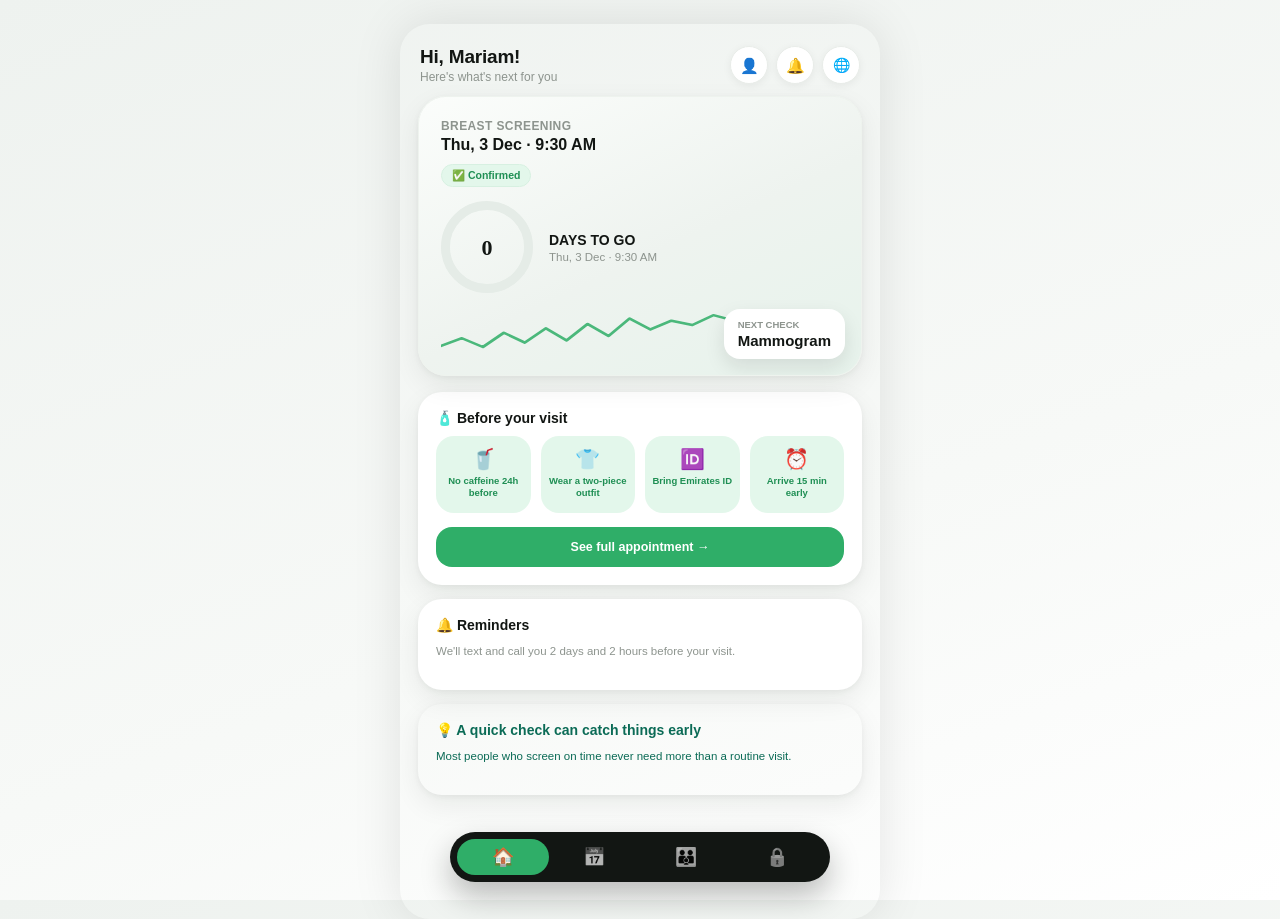
<file: webapp/index.html>
<!doctype html>
<html lang="en" dir="ltr">
<head>
<meta charset="UTF-8">
<meta name="viewport" content="width=device-width, initial-scale=1, viewport-fit=cover">
<title>Sabq Kashf — Patient</title>
<link rel="preconnect" href="https://fonts.googleapis.com">
<link href="https://fonts.googleapis.com/css2?family=Noto+Kufi+Arabic:wght@400;600;700;800&display=swap" rel="stylesheet">
<link rel="stylesheet" href="style.css">
</head>
<body>
<div id="app">
  <div class="topbar">
    <div class="brand">
      <h1 id="brandName">Hi, Mariam!</h1>
      <span id="brandSub">Family Relay</span>
    </div>
    <div class="hdr-icons">
      <button class="icon-btn" onclick="toast(lang==='ar' ? 'قريبًا' : 'Coming soon')"><span class="emo">👤</span></button>
      <button class="icon-btn" onclick="toast(lang==='ar' ? 'لا إشعارات جديدة' : 'No new notifications')"><span class="emo">🔔</span></button>
      <button class="langbtn" id="langBtn"><span class="emo">🌐</span><span id="langLabel">عربي</span></button>
    </div>
  </div>

  <div class="screen" id="screen-home"></div>
  <div class="screen" id="screen-appt"></div>
  <div class="screen" id="screen-family"></div>
  <div class="screen" id="screen-privacy"></div>

  <div class="tabbar" id="tabbar"></div>
  <div class="toast" id="toast"></div>
</div>

<script src="data.js"></script>
<script src="app.js"></script>
</body>
</html>
</file>
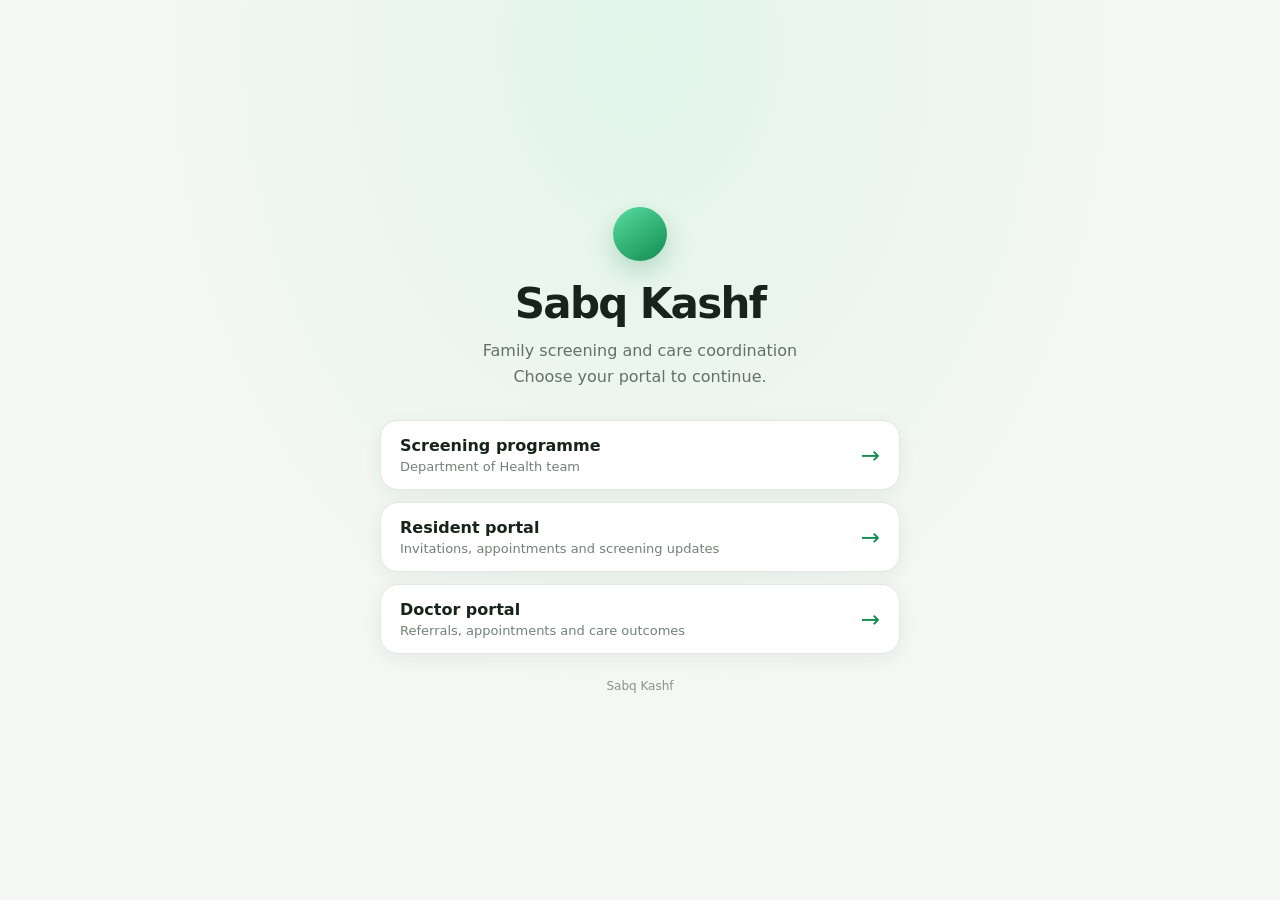
<file: backend/static/index.html>
<!doctype html>
<html lang="en">
<head>
<meta charset="utf-8">
<meta name="viewport" content="width=device-width, initial-scale=1">
<meta name="theme-color" content="#f4f7f4">
<title>Sabq Kashf | Choose your portal</title>
<style>
  :root { color-scheme: light; font-family: Inter, ui-sans-serif, system-ui, -apple-system, BlinkMacSystemFont, "Segoe UI", sans-serif; color: #17231c; background: #f4f7f4; }
  * { box-sizing: border-box; }
  body { min-height: 100vh; margin: 0; display: grid; place-items: center; padding: 28px 18px; background: radial-gradient(ellipse at 50% 5%, #e2f5e9 0, #f4f7f4 54%); }
  main { width: min(100%, 520px); text-align: center; }
  .mark { width: 54px; height: 54px; margin: 0 auto 18px; border-radius: 50%; background: linear-gradient(145deg, #57dda0, #138b50); box-shadow: 0 10px 24px #168b5040; }
  h1 { margin: 0; font-size: clamp(30px, 7vw, 42px); letter-spacing: -.04em; }
  .intro { margin: 10px 0 30px; color: #637168; line-height: 1.6; }
  nav { display: grid; gap: 12px; }
  a { min-height: 68px; display: flex; align-items: center; justify-content: space-between; gap: 16px; padding: 15px 19px; border: 1px solid #e2e9e3; border-radius: 18px; color: inherit; background: #fff; text-decoration: none; text-align: left; box-shadow: 0 5px 18px #203b2910; transition: transform .16s ease, box-shadow .16s ease; }
  a:hover, a:focus-visible { transform: translateY(-2px); box-shadow: 0 10px 24px #203b2918; outline: 2px solid #22985c; outline-offset: 2px; }
  .title { display: block; font-weight: 650; font-size: 16px; }
  .desc { display: block; margin-top: 4px; color: #718078; font-size: 13px; }
  .arrow { color: #168b50; font-size: 23px; }
  footer { margin-top: 25px; color: #88948d; font-size: 12px; }
</style>
</head>
<body>
<main>
  <div class="mark" aria-hidden="true"></div>
  <h1>Sabq Kashf</h1>
  <p class="intro">Family screening and care coordination<br>Choose your portal to continue.</p>
  <nav aria-label="Sabq Kashf portals">
    <a href="/doh"><span><span class="title">Screening programme</span><span class="desc">Department of Health team</span></span><span class="arrow" aria-hidden="true">→</span></a>
    <a href="/app"><span><span class="title">Resident portal</span><span class="desc">Invitations, appointments and screening updates</span></span><span class="arrow" aria-hidden="true">→</span></a>
    <a href="/doctor"><span><span class="title">Doctor portal</span><span class="desc">Referrals, appointments and care outcomes</span></span><span class="arrow" aria-hidden="true">→</span></a>
  </nav>
  <footer>Sabq Kashf</footer>
</main>
</body>
</html>
</file>
<file: webapp/style.css>
:root{
  --bg0:#eef2ef; --bg1:#f7f9f7; --card:#ffffff; --glass:#ffffff;
  --ink:#121613; --ink-soft:#4b534e; --muted:#8d948e;
  --mint:#2FAE68; --mint-dark:#1f8f54; --mint-light:#E3F7EB;
  --coral:#2FAE68; --coral-dark:#1f8f54; --coral-light:#E3F7EB; /* kept name for back-compat, green values */
  --amber:#E8A33D; --amber-light:#FBEDDA;
  --line:#e9ede9; --bg:var(--bg0);
  --radius:24px; --shadow:0 10px 28px rgba(18,22,19,.07), 0 2px 6px rgba(18,22,19,.05);
  --font:"Segoe UI", "Helvetica Neue", Arial, "Noto Kufi Arabic", sans-serif;
}
*{box-sizing:border-box; -webkit-tap-highlight-color:transparent;}
html,body{margin:0; padding:0; height:100%; font-family:var(--font); color:var(--ink);}
body{display:flex; justify-content:center; background:linear-gradient(160deg, var(--bg0) 0%, var(--bg1) 60%, #ffffff 100%);}
#app{width:100%; max-width:480px; min-height:100vh; position:relative; display:flex; flex-direction:column;}
@media(min-width:900px){ body{align-items:flex-start; padding-top:24px;} #app{min-height:860px; border-radius:30px; overflow:hidden; margin-bottom:24px; box-shadow:0 0 50px rgba(0,0,0,.1);} }

[dir="rtl"] body{font-family:"Segoe UI","Noto Kufi Arabic",Tahoma,sans-serif;}

/* Greeting header */
.topbar{display:flex; align-items:center; justify-content:space-between; padding:22px 20px 8px; position:relative; z-index:20;}
.brand{display:flex; flex-direction:column;}
.brand h1{font-size:19px; margin:0; font-weight:800; letter-spacing:-.2px; color:var(--ink);}
.brand span{display:block; font-size:12px; color:var(--muted); font-weight:500; margin-top:2px;}
.hdr-icons{display:flex; gap:8px;}
.icon-btn{width:38px; height:38px; border-radius:50%; background:var(--card); border:1px solid var(--line); display:flex; align-items:center; justify-content:center; font-size:15px; box-shadow:0 2px 8px rgba(18,22,19,.06); cursor:pointer;}
.icon-btn:active{transform:scale(.94);}
.langbtn{background:var(--card); border:1px solid var(--line); color:var(--ink); border-radius:999px; padding:0; width:38px; height:38px; font-size:14px; cursor:pointer; display:flex; align-items:center; justify-content:center; box-shadow:0 2px 8px rgba(18,22,19,.06);}
#langLabel{display:none;}

/* Screens */
.screen{display:none; padding:4px 18px 110px; flex:1; animation:fade .18s ease;}
.screen.active{display:block;}
@keyframes fade{from{opacity:0; transform:translateY(4px);} to{opacity:1; transform:none;}}

.page-title{font-size:22px; font-weight:800; margin:6px 0 2px; color:var(--ink); letter-spacing:-.2px;}
.page-sub{font-size:12.5px; color:var(--muted); margin:0 0 16px;}

/* Cards */
.card{background:var(--card); border-radius:var(--radius); box-shadow:var(--shadow); padding:18px; margin-bottom:14px;}
.card h3{margin:0 0 10px; font-size:14px; font-weight:800; display:flex; align-items:center; gap:8px; color:var(--ink);}
.caption{font-size:11.5px; color:var(--muted); margin-top:8px; line-height:1.55;}
.emo{display:inline-block; font-style:normal; line-height:1;}

/* Hero glass card */
.hero-card{background:linear-gradient(155deg, #fbfdfb 0%, #eef3ef 55%, #e7f3ec 100%); border:1px solid #eef3ee; color:var(--ink); border-radius:28px; padding:22px; margin-bottom:16px; position:relative; overflow:hidden; box-shadow:var(--shadow);}
.hero-top{display:flex; justify-content:space-between; align-items:flex-start; position:relative; z-index:2;}
.hero-top .lbl{font-size:12px; color:var(--muted); font-weight:700; text-transform:uppercase; letter-spacing:.4px;}
.ring-wrap{display:flex; align-items:center; gap:16px; margin-top:14px; position:relative; z-index:2;}
.ring{width:92px; height:92px; border-radius:50%; flex:0 0 auto;}
.ring-info .big{font-size:14px; font-weight:800; color:var(--ink);}
.ring-info .small{font-size:11.5px; color:var(--muted); margin-top:3px;}
.status-pill{display:inline-flex; align-items:center; gap:5px; background:var(--mint-light); color:var(--mint-dark); border:1px solid #d7f0e1; font-size:10.5px; font-weight:800; padding:4px 10px; border-radius:999px; margin-top:10px;}

.sparkline-wrap{margin-top:14px; position:relative; z-index:1;}
.sparkline-wrap svg{display:block; width:100%; height:46px;}

.overlay-card{position:absolute; right:16px; bottom:16px; background:#fff; border-radius:16px; padding:10px 14px; box-shadow:0 8px 20px rgba(18,22,19,.1); z-index:3; max-width:150px;}
[dir="rtl"] .overlay-card{right:auto; left:16px;}
.overlay-card .ol-lbl{font-size:9.5px; color:var(--muted); font-weight:700; text-transform:uppercase;}
.overlay-card .ol-val{font-size:15px; font-weight:800; color:var(--ink); margin-top:2px;}

/* precaution icon grid */
.precaution-grid{display:grid; grid-template-columns:repeat(4,1fr); gap:10px; margin-top:4px;}
.precaution{background:var(--mint-light); border-radius:18px; padding:13px 6px; text-align:center;}
.precaution .emo{font-size:20px; display:block; margin-bottom:6px;}
.precaution .t{font-size:9.5px; font-weight:700; color:var(--mint-dark); line-height:1.3;}

.steplist{display:flex; flex-direction:column; gap:0;}
.stepitem{display:flex; gap:12px; padding:11px 0; border-bottom:1px solid var(--line); align-items:center;}
.stepitem:last-child{border-bottom:none;}
.stepitem .bub{width:38px; height:38px; border-radius:13px; background:var(--mint-light); display:flex; align-items:center; justify-content:center; font-size:16px; flex:0 0 auto;}
.stepitem b{font-size:13px; display:block; color:var(--ink);}
.stepitem small{color:var(--muted); font-size:11px;}

.detail-row{display:flex; justify-content:space-between; padding:9px 0; border-bottom:1px dashed var(--line); font-size:12.5px;}
.detail-row:last-child{border-bottom:none;}
.detail-row .k{color:var(--muted);}
.detail-row .v{font-weight:700; color:var(--ink);}

.actions{display:flex; gap:8px; margin-top:14px;}
.btn{flex:1; border:none; border-radius:16px; padding:13px 6px; font-size:12.5px; font-weight:800; cursor:pointer;}
.btn.primary{background:var(--mint); color:#fff;}
.btn.secondary{background:var(--mint-light); color:var(--mint-dark);}
.btn.ghost{background:#f0f2f0; color:var(--muted);}
.btn:active{transform:scale(.97);}

.toast{position:fixed; left:50%; bottom:102px; transform:translateX(-50%) translateY(20px); background:var(--ink); color:#fff; padding:11px 18px; border-radius:14px; font-size:12.5px; font-weight:600; box-shadow:0 8px 24px rgba(0,0,0,.25); opacity:0; pointer-events:none; transition:all .25s ease; z-index:60; max-width:85%; text-align:center;}
[dir="rtl"] .toast{transform:translateX(50%) translateY(20px);}
.toast.show{opacity:1; transform:translateX(-50%) translateY(0);}
[dir="rtl"] .toast.show{transform:translateX(50%) translateY(0);}

/* family tree */
.tree{display:flex; flex-direction:column; align-items:center; gap:10px; margin-bottom:6px;}
.tree .me{background:var(--ink); color:#fff; border-radius:16px; padding:12px 22px; font-weight:800; font-size:13px; text-align:center;}
.tree .me small{display:block; font-weight:500; font-size:10.5px; color:#b9c0ba;}
.branch-line{width:2px; height:14px; background:var(--line);}
.relatives{display:grid; grid-template-columns:repeat(2,1fr); gap:10px; width:100%;}
.relative{background:#fff; border:1.5px solid var(--line); border-radius:16px; padding:11px; display:flex; justify-content:space-between; align-items:center; gap:6px;}
.relative .who{font-size:12px; font-weight:700;}
.relative .who small{display:block; font-weight:400; color:var(--muted); font-size:10px;}
.switch{width:36px; height:21px; border-radius:999px; background:#e2e7e3; position:relative; cursor:pointer; flex:0 0 auto; transition:.2s;}
.switch i{position:absolute; top:2px; left:2px; width:17px; height:17px; border-radius:50%; background:#fff; transition:.2s; box-shadow:0 1px 2px rgba(0,0,0,.3); font-style:normal;}
.switch.on{background:var(--mint);}
.switch.on i{left:17px;}
[dir="rtl"] .switch i{left:auto; right:2px;}
[dir="rtl"] .switch.on i{right:17px; left:auto;}

.msg-preview{background:var(--mint-light); border-radius:16px; padding:13px; font-size:12.5px; color:#1b6b45; margin-top:10px; line-height:1.6;}

/* access / privacy visual */
.access-row{display:flex; align-items:center; gap:14px; padding:14px 0; border-bottom:1px solid var(--line);}
.access-row:last-child{border-bottom:none;}
.access-row .av{width:44px; height:44px; border-radius:50%; display:flex; align-items:center; justify-content:center; font-size:19px; flex:0 0 auto;}
.access-row .who{font-size:13px; font-weight:800; color:var(--ink);}
.access-row .what{font-size:11.5px; color:var(--muted); margin-top:2px;}
.av.you{background:var(--mint-light);} .av.doc{background:#eaf2ee;} .av.ins{background:#eef1f6;}

.chip-row{display:flex; gap:8px; overflow-x:auto; padding-bottom:4px; margin-bottom:12px;}
.chip{flex:0 0 auto; display:flex; align-items:center; gap:6px; background:#fff; border:1.5px solid var(--line); border-radius:999px; padding:8px 13px; font-size:12.5px; font-weight:700; color:var(--ink); cursor:pointer; white-space:nowrap;}
.chip.active{background:var(--ink); color:#fff; border-color:var(--ink);}

/* floating pill bottom nav */
.tabbar{position:fixed; bottom:18px; left:50%; transform:translateX(-50%); background:var(--ink); border-radius:999px; display:flex; z-index:30; width:calc(100% - 64px); max-width:380px; padding:7px; box-shadow:0 14px 30px rgba(18,22,19,.28);}
.tab{flex:1; text-align:center; padding:9px 2px; cursor:pointer; color:#9aa39d; font-size:0; border-radius:999px; position:relative; display:flex; align-items:center; justify-content:center;}
.tab .emo{display:block; font-size:18px; filter:grayscale(1) opacity(.7);}
.tab.active{background:var(--mint);}
.tab.active .emo{filter:none;}

.source-box{font-size:10.5px; color:var(--muted); line-height:1.7; background:#f0f2f0; border-radius:16px; padding:11px 13px;}
</file>
